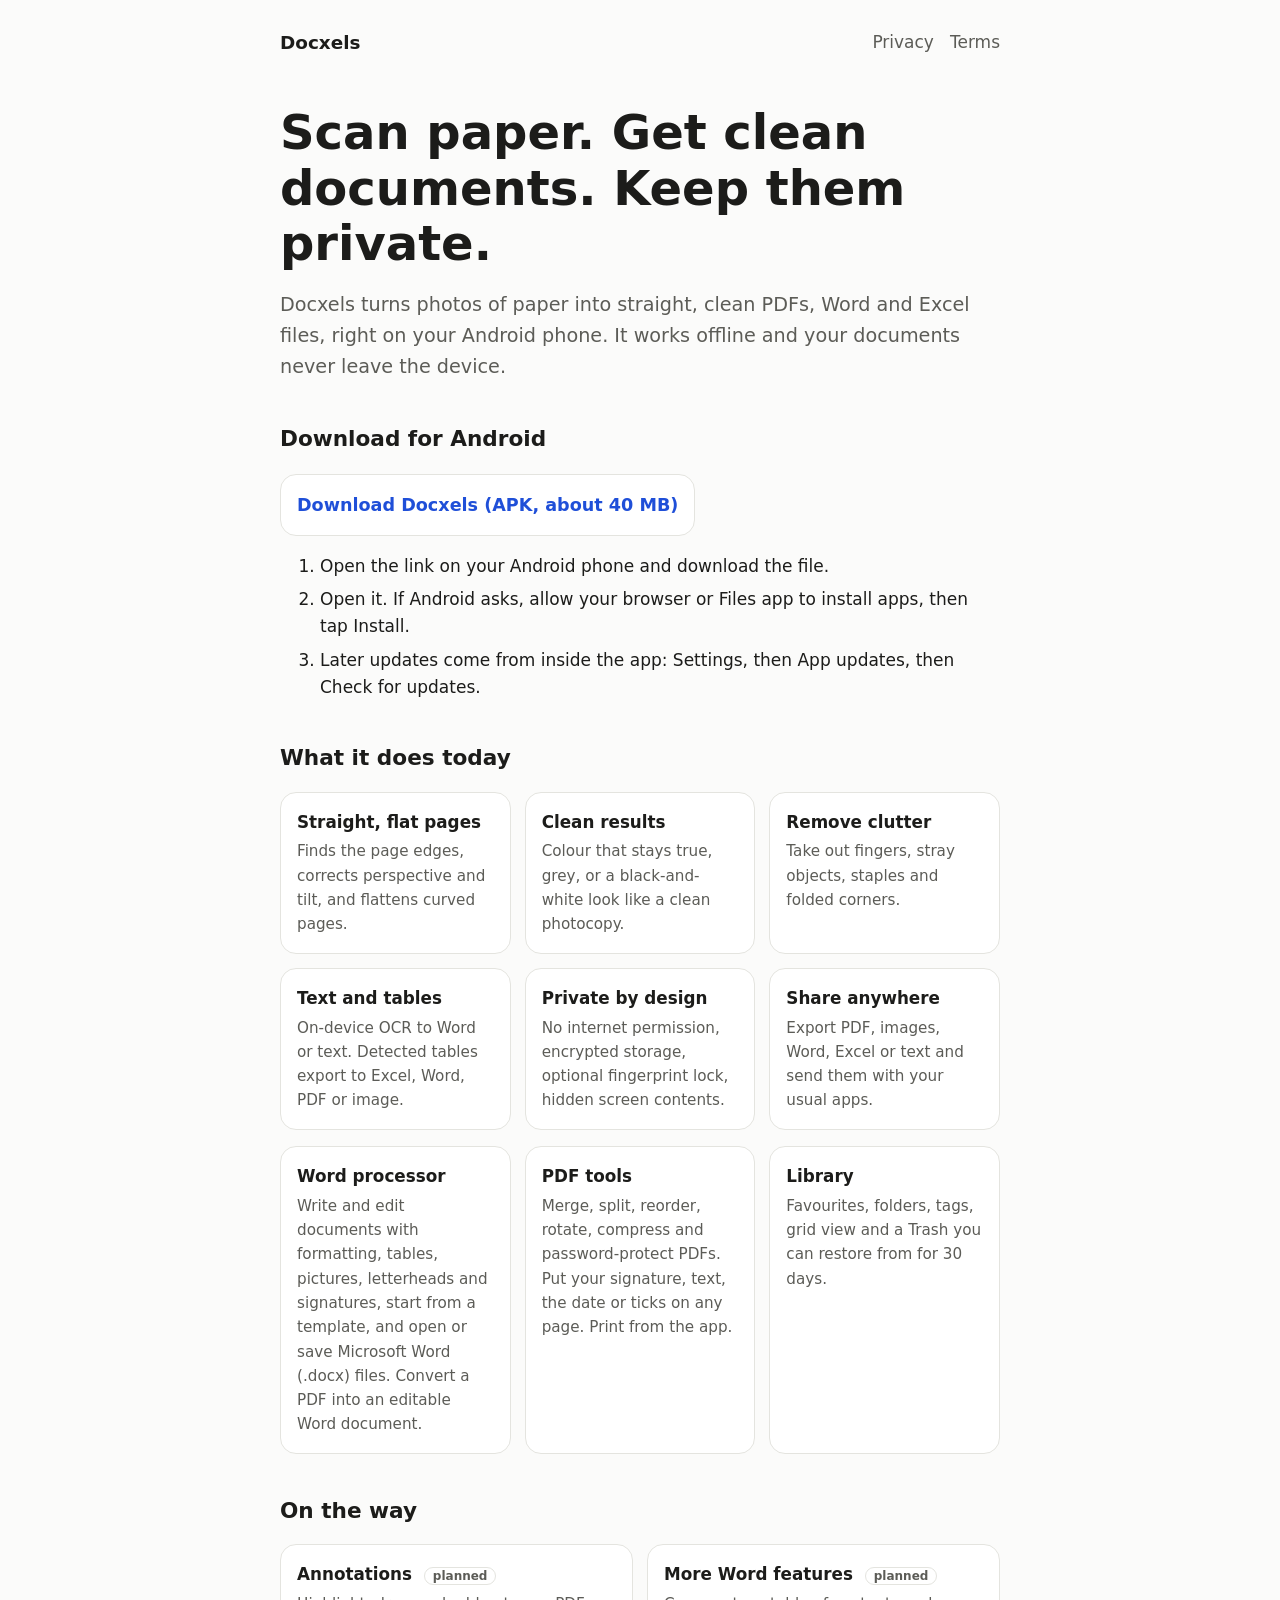
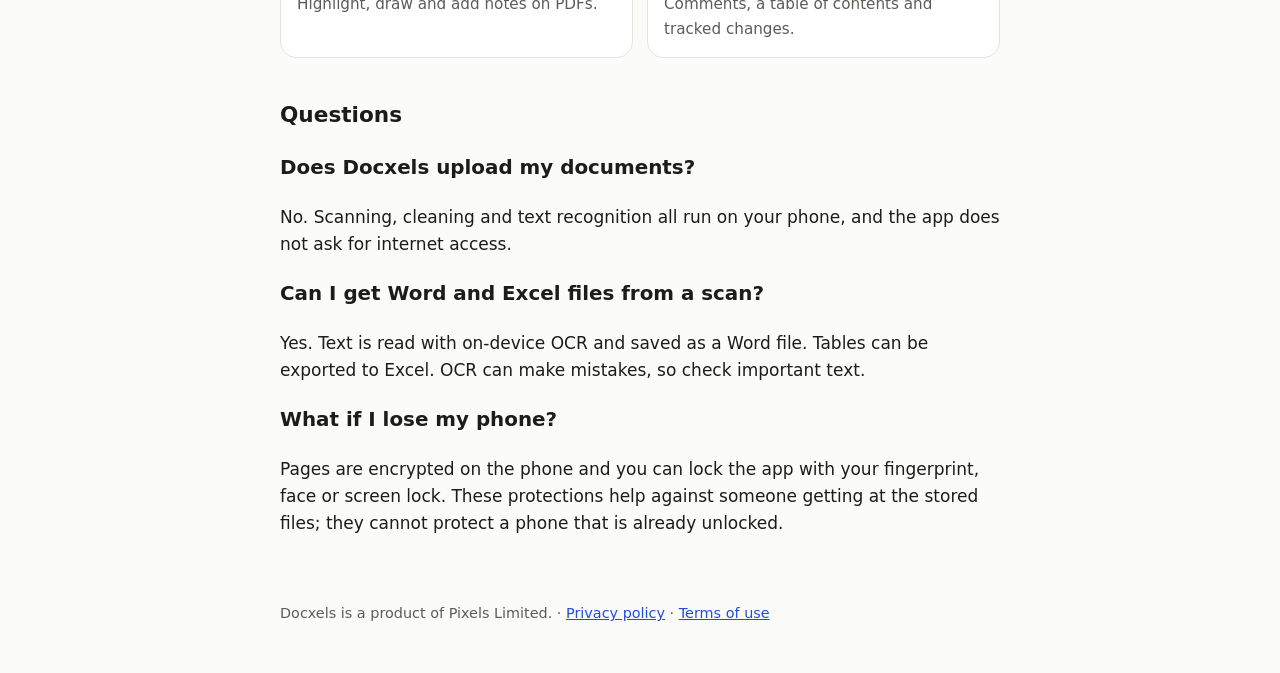
<file: docs/index.html>
<!doctype html>
<html lang="en">
<head>
<meta charset="utf-8">
<meta name="viewport" content="width=device-width,initial-scale=1">
<title>Docxels – Private document scanner for Android | Pixels Limited</title>
<meta name="description" content="Scan paper into clean PDFs, Word and Excel files on your phone. Straightens pages, removes fingers, reads text with OCR. Works offline, nothing is uploaded.">
<link rel="canonical" href="https://docxels.pixelslimited.ng/">
<meta name="robots" content="index,follow">
<meta property="og:type" content="website">
<meta property="og:site_name" content="Docxels">
<meta property="og:title" content="Docxels – Private document scanner for Android">
<meta property="og:description" content="Clean PDF, Word and Excel scans from your camera. Works offline; your documents never leave your phone.">
<meta property="og:url" content="https://docxels.pixelslimited.ng/">
<meta name="twitter:card" content="summary">
<meta name="theme-color" content="#1f4fd8">
<link rel="stylesheet" href="styles.css">
<script type="application/ld+json">
{"@context":"https://schema.org","@type":"SoftwareApplication","name":"Docxels","operatingSystem":"Android","applicationCategory":"BusinessApplication",
"description":"Document scanner and document workspace for Android: straightens and cleans scans, reads text with OCR, and exports PDF, Word, Excel and images. Works offline.",
"offers":{"@type":"Offer","price":"0","priceCurrency":"USD"},
"publisher":{"@type":"Organization","name":"Pixels Limited"},
"featureList":["Automatic page edge detection and straightening","Curved-page flattening","Finger and object removal","Colour, grey and black-and-white photocopy modes","On-device text recognition (OCR) to Word and text","Tables to Excel, Word, PDF and image","PDF and image export","App lock with fingerprint or screen lock","Encrypted storage on the phone","Word processor with .docx open and save","PDF to Word","Merge, split, reorder, rotate, compress and password-protect PDFs","Sign and fill PDFs","Document templates"]}
</script>
<script type="application/ld+json">
{"@context":"https://schema.org","@type":"FAQPage","mainEntity":[
{"@type":"Question","name":"Does Docxels upload my documents?","acceptedAnswer":{"@type":"Answer","text":"No. Scanning, cleaning and text recognition run on your phone, and the app does not request internet access."}},
{"@type":"Question","name":"Can Docxels export to Word and Excel?","acceptedAnswer":{"@type":"Answer","text":"Yes. Scans can be exported as PDF, images, plain text, or Word using on-device OCR, and detected tables can be exported to Excel, Word, PDF or image."}},
{"@type":"Question","name":"Is my data protected if my phone is lost?","acceptedAnswer":{"@type":"Answer","text":"Pages are encrypted on the phone with a key held in the Android Keystore, and you can add an app lock that asks for your fingerprint, face or screen lock."}}]}
</script>
</head>
<body>
<header><a class="brand" href="./">Docxels</a><nav><a href="privacy.html">Privacy</a><a href="terms.html">Terms</a></nav></header>
<main>
<h1>Scan paper. Get clean documents. Keep them private.</h1>
<p class="lead">Docxels turns photos of paper into straight, clean PDFs, Word and Excel files, right on your Android phone. It works offline and your documents never leave the device.</p>

<h2 id="download">Download for Android</h2>
<p><a class="card" style="display:inline-block;font-weight:700;font-size:1.1rem;text-decoration:none" href="https://github.com/iCode010101/docxels-site/releases/latest/download/Docxels.apk">Download Docxels (APK, about 40 MB)</a></p>
<ol>
<li>Open the link on your Android phone and download the file.</li>
<li>Open it. If Android asks, allow your browser or Files app to install apps, then tap Install.</li>
<li>Later updates come from inside the app: Settings, then App updates, then Check for updates.</li>
</ol>


<h2>What it does today</h2>
<div class="grid">
<div class="card"><h3>Straight, flat pages</h3><p>Finds the page edges, corrects perspective and tilt, and flattens curved pages.</p></div>
<div class="card"><h3>Clean results</h3><p>Colour that stays true, grey, or a black-and-white look like a clean photocopy.</p></div>
<div class="card"><h3>Remove clutter</h3><p>Take out fingers, stray objects, staples and folded corners.</p></div>
<div class="card"><h3>Text and tables</h3><p>On-device OCR to Word or text. Detected tables export to Excel, Word, PDF or image.</p></div>
<div class="card"><h3>Private by design</h3><p>No internet permission, encrypted storage, optional fingerprint lock, hidden screen contents.</p></div>
<div class="card"><h3>Share anywhere</h3><p>Export PDF, images, Word, Excel or text and send them with your usual apps.</p></div>
</div>

<div class="grid">
<div class="card"><h3>Word processor</h3><p>Write and edit documents with formatting, tables, pictures, letterheads and signatures, start from a template, and open or save Microsoft Word (.docx) files. Convert a PDF into an editable Word document.</p></div>
<div class="card"><h3>PDF tools</h3><p>Merge, split, reorder, rotate, compress and password-protect PDFs. Put your signature, text, the date or ticks on any page. Print from the app.</p></div>
<div class="card"><h3>Library</h3><p>Favourites, folders, tags, grid view and a Trash you can restore from for 30 days.</p></div>
</div>

<h2>On the way</h2>
<div class="grid">
<div class="card"><h3>Annotations <span class="soon">planned</span></h3><p>Highlight, draw and add notes on PDFs.</p></div>
<div class="card"><h3>More Word features <span class="soon">planned</span></h3><p>Comments, a table of contents and tracked changes.</p></div>
</div>

<h2>Questions</h2>
<h3>Does Docxels upload my documents?</h3>
<p>No. Scanning, cleaning and text recognition all run on your phone, and the app does not ask for internet access.</p>
<h3>Can I get Word and Excel files from a scan?</h3>
<p>Yes. Text is read with on-device OCR and saved as a Word file. Tables can be exported to Excel. OCR can make mistakes, so check important text.</p>
<h3>What if I lose my phone?</h3>
<p>Pages are encrypted on the phone and you can lock the app with your fingerprint, face or screen lock. These protections help against someone getting at the stored files; they cannot protect a phone that is already unlocked.</p>
</main>
<footer>Docxels is a product of Pixels Limited. · <a href="privacy.html">Privacy policy</a> · <a href="terms.html">Terms of use</a></footer>
</body>
</html>
</file>
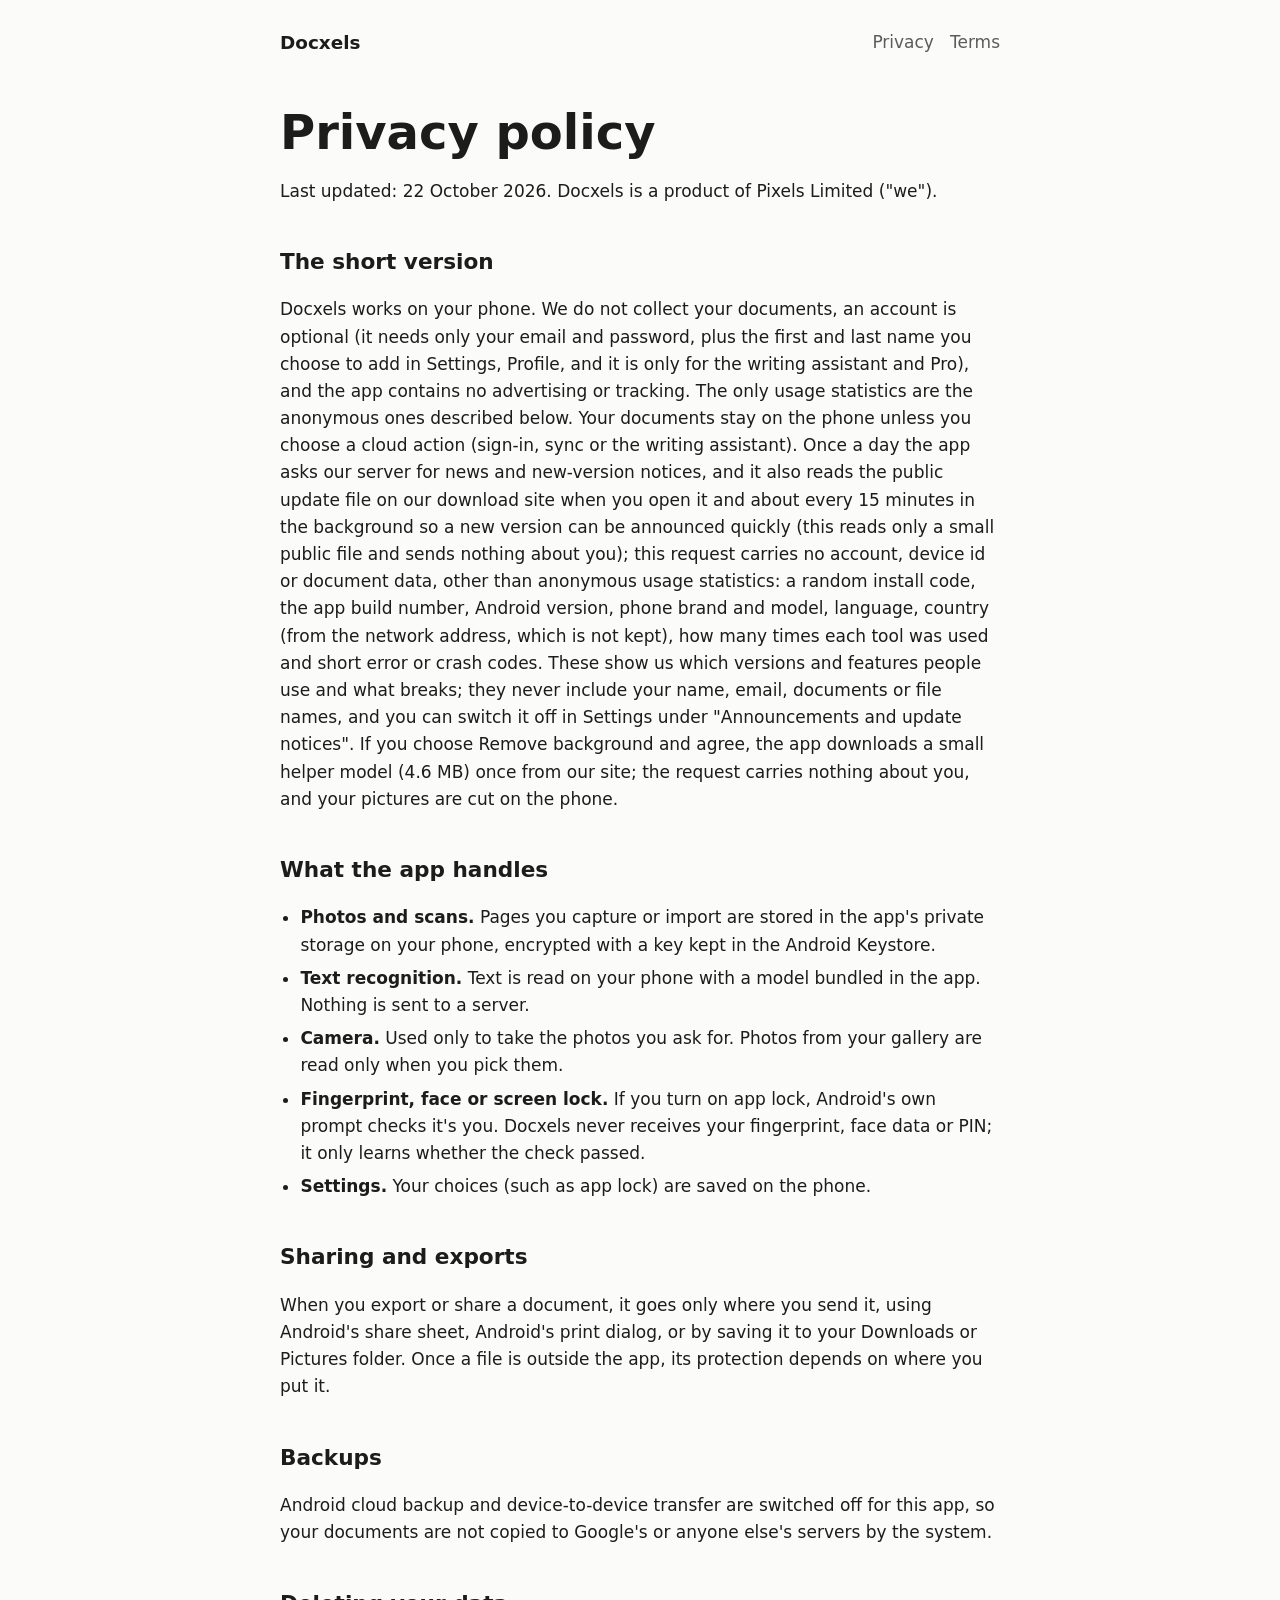
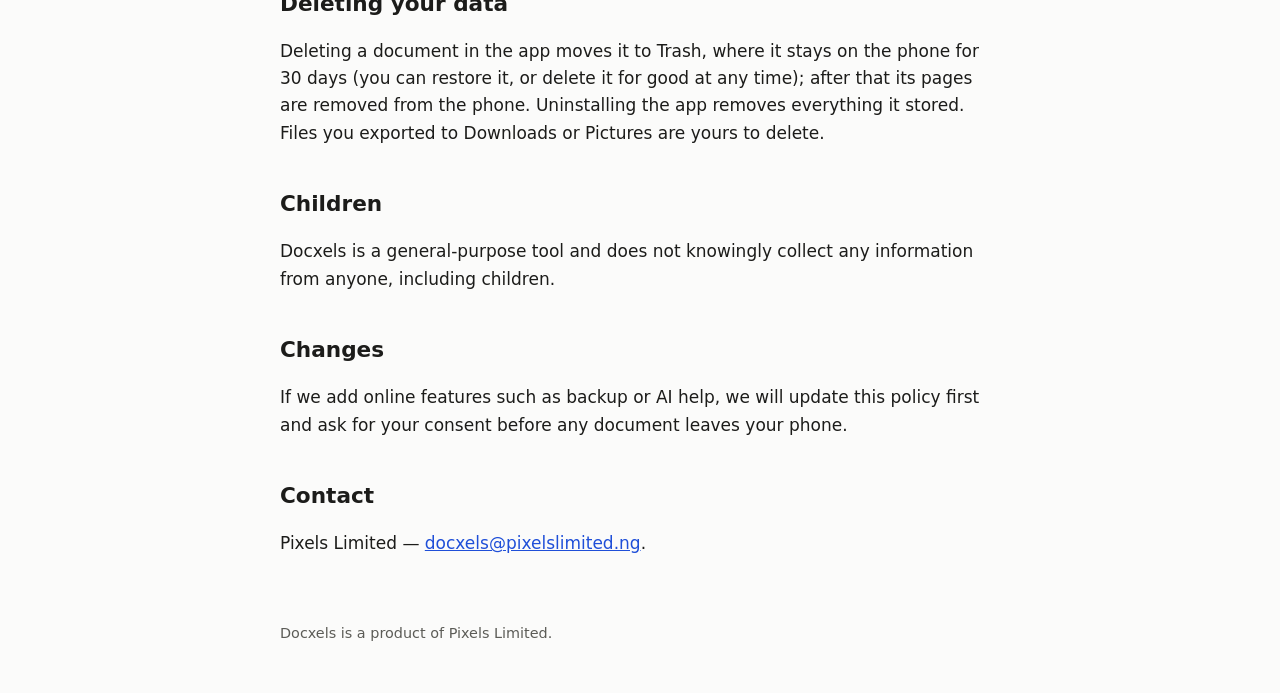
<file: docs/privacy.html>
<!doctype html>
<html lang="en"><head><meta charset="utf-8"><meta name="viewport" content="width=device-width,initial-scale=1">
<title>Privacy policy – Docxels</title>
<meta name="description" content="How Docxels handles your documents and data: processed on your phone, no accounts, no ads, no tracking.">
<link rel="canonical" href="https://docxels.pixelslimited.ng/privacy.html">
<link rel="stylesheet" href="styles.css"></head>
<body>
<header><a class="brand" href="./">Docxels</a><nav><a href="privacy.html">Privacy</a><a href="terms.html">Terms</a></nav></header>
<main>
<h1>Privacy policy</h1>
<p>Last updated: 22 October 2026. Docxels is a product of Pixels Limited ("we").</p>
<h2>The short version</h2>
<p>Docxels works on your phone. We do not collect your documents, an account is optional (it needs only your email and password, plus the first and last name you choose to add in Settings, Profile, and it is only for the writing assistant and Pro), and the app contains no advertising or tracking. The only usage statistics are the anonymous ones described below. Your documents stay on the phone unless you choose a cloud action (sign-in, sync or the writing assistant). Once a day the app asks our server for news and new-version notices, and it also reads the public update file on our download site when you open it and about every 15 minutes in the background so a new version can be announced quickly (this reads only a small public file and sends nothing about you); this request carries no account, device id or document data, other than anonymous usage statistics: a random install code, the app build number, Android version, phone brand and model, language, country (from the network address, which is not kept), how many times each tool was used and short error or crash codes. These show us which versions and features people use and what breaks; they never include your name, email, documents or file names, and you can switch it off in Settings under "Announcements and update notices". If you choose Remove background and agree, the app downloads a small helper model (4.6 MB) once from our site; the request carries nothing about you, and your pictures are cut on the phone.</p>
<h2>What the app handles</h2>
<ul>
<li><strong>Photos and scans.</strong> Pages you capture or import are stored in the app's private storage on your phone, encrypted with a key kept in the Android Keystore.</li>
<li><strong>Text recognition.</strong> Text is read on your phone with a model bundled in the app. Nothing is sent to a server.</li>
<li><strong>Camera.</strong> Used only to take the photos you ask for. Photos from your gallery are read only when you pick them.</li>
<li><strong>Fingerprint, face or screen lock.</strong> If you turn on app lock, Android's own prompt checks it's you. Docxels never receives your fingerprint, face data or PIN; it only learns whether the check passed.</li>
<li><strong>Settings.</strong> Your choices (such as app lock) are saved on the phone.</li>
</ul>
<h2>Sharing and exports</h2>
<p>When you export or share a document, it goes only where you send it, using Android's share sheet, Android's print dialog, or by saving it to your Downloads or Pictures folder. Once a file is outside the app, its protection depends on where you put it.</p>
<h2>Backups</h2>
<p>Android cloud backup and device-to-device transfer are switched off for this app, so your documents are not copied to Google's or anyone else's servers by the system.</p>
<h2>Deleting your data</h2>
<p>Deleting a document in the app moves it to Trash, where it stays on the phone for 30 days (you can restore it, or delete it for good at any time); after that its pages are removed from the phone. Uninstalling the app removes everything it stored. Files you exported to Downloads or Pictures are yours to delete.</p>
<h2>Children</h2>
<p>Docxels is a general-purpose tool and does not knowingly collect any information from anyone, including children.</p>
<h2>Changes</h2>
<p>If we add online features such as backup or AI help, we will update this policy first and ask for your consent before any document leaves your phone.</p>
<h2>Contact</h2>
<p>Pixels Limited — <a href="mailto:docxels@pixelslimited.ng">docxels@pixelslimited.ng</a>.</p>
</main>
<footer>Docxels is a product of Pixels Limited.</footer>
</body></html>
</file>
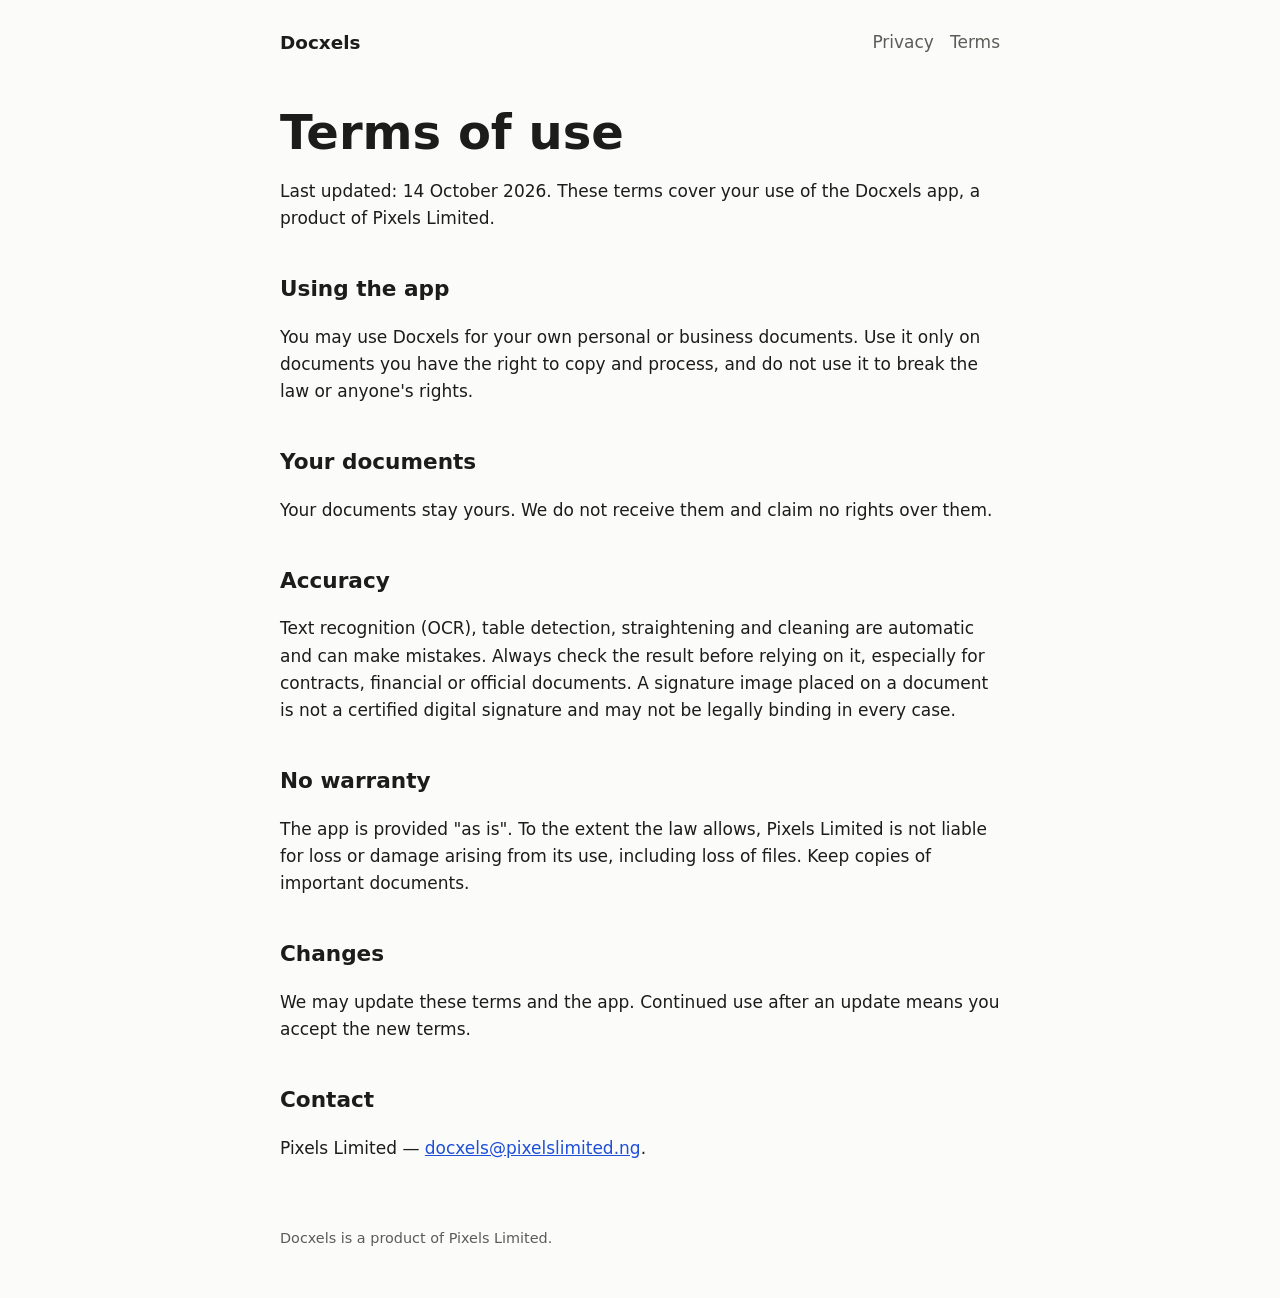
<file: docs/terms.html>
<!doctype html>
<html lang="en"><head><meta charset="utf-8"><meta name="viewport" content="width=device-width,initial-scale=1">
<title>Terms of use – Docxels</title>
<meta name="description" content="Terms of use for the Docxels document scanner app by Pixels Limited.">
<link rel="canonical" href="https://docxels.pixelslimited.ng/terms.html">
<link rel="stylesheet" href="styles.css"></head>
<body>
<header><a class="brand" href="./">Docxels</a><nav><a href="privacy.html">Privacy</a><a href="terms.html">Terms</a></nav></header>
<main>
<h1>Terms of use</h1>
<p>Last updated: 14 October 2026. These terms cover your use of the Docxels app, a product of Pixels Limited.</p>
<h2>Using the app</h2>
<p>You may use Docxels for your own personal or business documents. Use it only on documents you have the right to copy and process, and do not use it to break the law or anyone's rights.</p>
<h2>Your documents</h2>
<p>Your documents stay yours. We do not receive them and claim no rights over them.</p>
<h2>Accuracy</h2>
<p>Text recognition (OCR), table detection, straightening and cleaning are automatic and can make mistakes. Always check the result before relying on it, especially for contracts, financial or official documents. A signature image placed on a document is not a certified digital signature and may not be legally binding in every case.</p>
<h2>No warranty</h2>
<p>The app is provided "as is". To the extent the law allows, Pixels Limited is not liable for loss or damage arising from its use, including loss of files. Keep copies of important documents.</p>
<h2>Changes</h2>
<p>We may update these terms and the app. Continued use after an update means you accept the new terms.</p>
<h2>Contact</h2>
<p>Pixels Limited — <a href="mailto:docxels@pixelslimited.ng">docxels@pixelslimited.ng</a>.</p>
</main>
<footer>Docxels is a product of Pixels Limited.</footer>
</body></html>
</file>
<file: docs/styles.css>
:root{--bg:#fbfbfa;--fg:#1c1c1a;--muted:#5c5c57;--accent:#1f4fd8;--card:#fff;--line:#e4e4df}
@media (prefers-color-scheme:dark){:root{--bg:#121211;--fg:#f1f1ee;--muted:#a7a7a0;--accent:#8fb0ff;--card:#1b1b19;--line:#2c2c29}}
*{box-sizing:border-box}body{margin:0;background:var(--bg);color:var(--fg);font:17px/1.6 system-ui,-apple-system,Segoe UI,Roboto,sans-serif}
main,header,footer{max-width:760px;margin:0 auto;padding:0 20px}header{padding-top:28px;display:flex;justify-content:space-between;align-items:center}
header a.brand{font-weight:700;font-size:1.15rem;color:var(--fg);text-decoration:none}nav a{margin-left:16px;color:var(--muted);text-decoration:none}
h1{font-size:clamp(2rem,6vw,3rem);line-height:1.15;margin:48px 0 12px}h2{font-size:1.35rem;margin:40px 0 8px}p.lead{font-size:1.2rem;color:var(--muted)}
a{color:var(--accent)}ul{padding-left:1.2em}li{margin:6px 0}
.grid{display:grid;grid-template-columns:repeat(auto-fit,minmax(220px,1fr));gap:14px;margin-top:16px}
.card{background:var(--card);border:1px solid var(--line);border-radius:16px;padding:16px}.card h3{margin:0 0 4px;font-size:1.05rem}.card p{margin:0;color:var(--muted);font-size:.95rem}
.soon{font-size:.75rem;border:1px solid var(--line);border-radius:99px;padding:1px 8px;color:var(--muted);margin-left:6px;white-space:nowrap}
footer{padding:48px 20px;color:var(--muted);font-size:.9rem}
</file>
